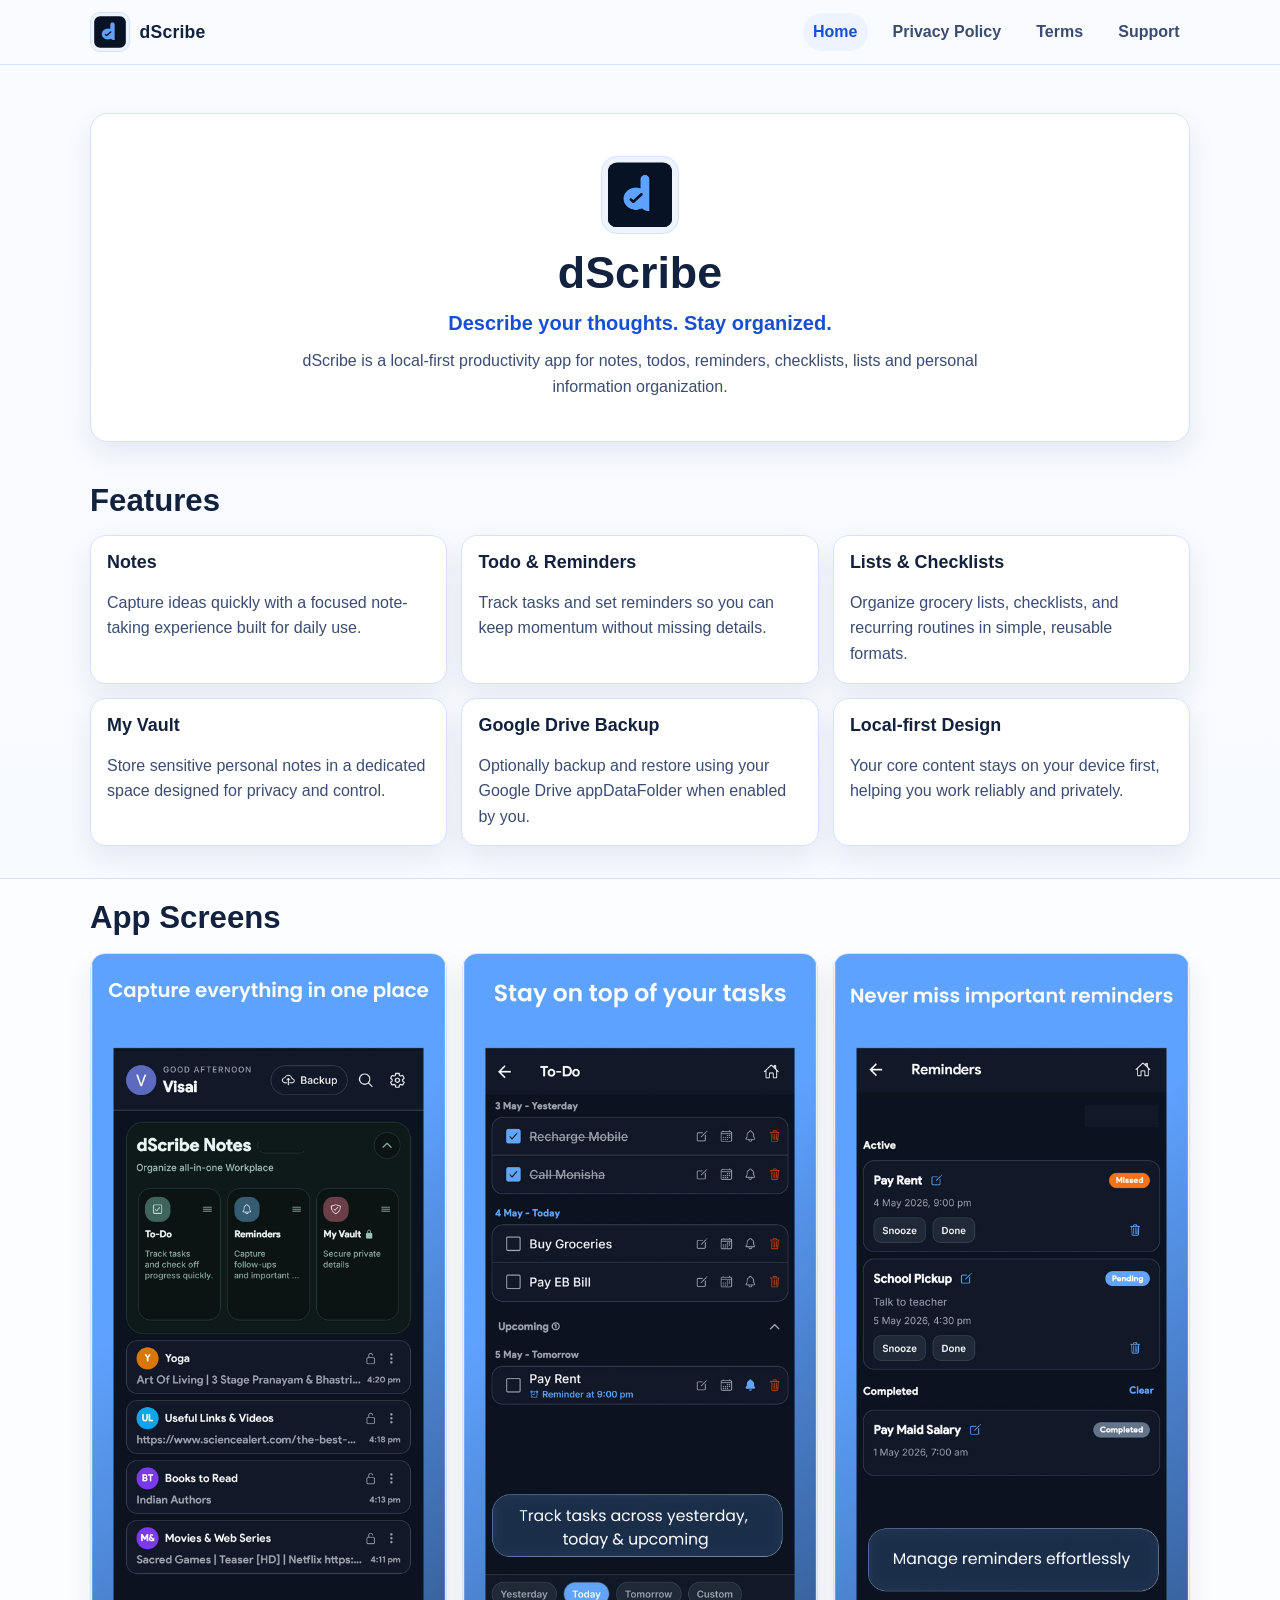
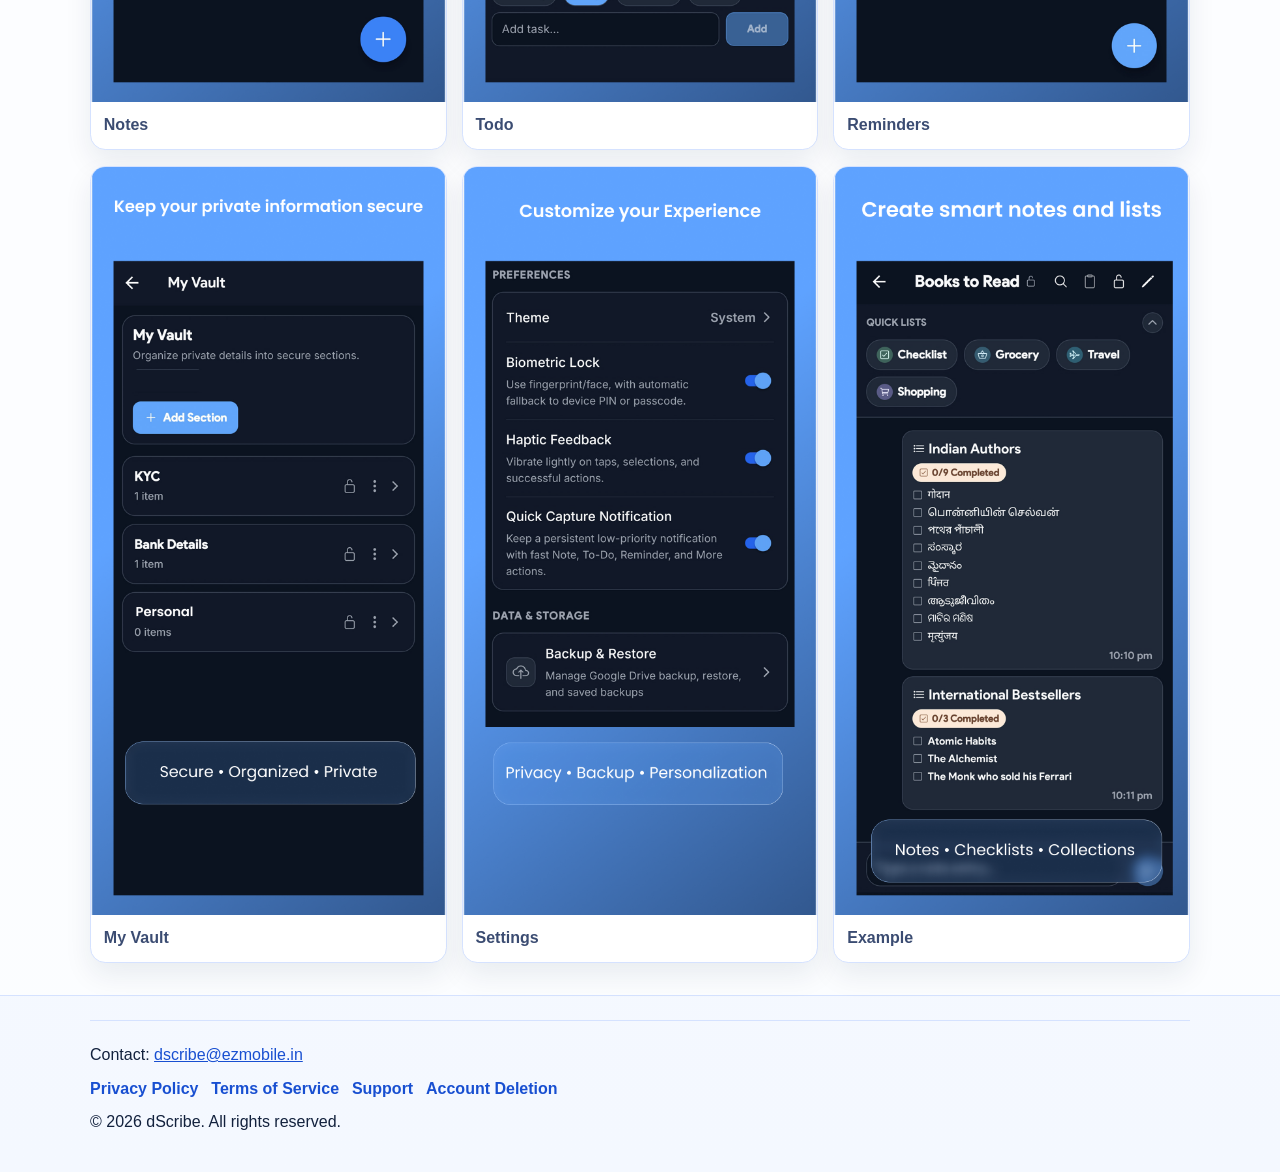
<file: index.html>
<!DOCTYPE html>
<html lang="en">
<head>
  <meta charset="UTF-8">
  <meta name="viewport" content="width=device-width, initial-scale=1">
  <title>dScribe | Describe your thoughts. Stay organized.</title>
  <meta name="description" content="dScribe is a local-first productivity app for notes, todos, reminders, checklists, lists, vault entries, and personal information organization.">
  <meta name="robots" content="index, follow">
  <meta name="theme-color" content="#1f64ff">
  <meta property="og:title" content="dScribe">
  <meta property="og:description" content="Describe your thoughts. Stay organized. Local-first notes, todo, reminders, and vault.">
  <meta property="og:type" content="website">
  <meta property="og:url" content="https://dscribeapp.com/">
  <meta property="og:image" content="https://dscribeapp.com/assets/logo.png">
  <link rel="icon" href="assets/favicon.ico" type="image/x-icon">
  <link rel="stylesheet" href="styles.css">
</head>
<body>
  <a class="skip-link" href="#main-content">Skip to content</a>
  <header class="site-header">
    <div class="container header-wrap">
      <a class="brand" href="index.html" aria-label="dScribe homepage">
        <!-- Replace with your final app logo at assets/logo.png -->
        <img src="assets/logo.png" alt="dScribe logo" class="brand-logo">
        <span class="brand-name">dScribe</span>
      </a>
      <nav aria-label="Primary navigation">
        <ul class="nav-list">
          <li><a href="index.html" aria-current="page">Home</a></li>
          <li><a href="privacy-policy.html">Privacy Policy</a></li>
          <li><a href="terms-of-service.html">Terms</a></li>
          <li><a href="support.html">Support</a></li>
        </ul>
      </nav>
    </div>
  </header>

  <main id="main-content">
    <section class="hero">
      <div class="container hero-card">
        <img src="assets/logo.png" alt="dScribe app logo" class="hero-logo">
        <h1>dScribe</h1>
        <p class="tagline">Describe your thoughts. Stay organized.</p>
        <p class="hero-text">
          dScribe is a local-first productivity app for notes, todos, reminders, checklists, lists and personal information organization.
        </p>
      </div>
    </section>

    <section class="section">
      <div class="container">
        <h2>Features</h2>
        <div class="card-grid">
          <article class="card">
            <h3>Notes</h3>
            <p>Capture ideas quickly with a focused note-taking experience built for daily use.</p>
          </article>
          <article class="card">
            <h3>Todo &amp; Reminders</h3>
            <p>Track tasks and set reminders so you can keep momentum without missing details.</p>
          </article>
          <article class="card">
            <h3>Lists &amp; Checklists</h3>
            <p>Organize grocery lists, checklists, and recurring routines in simple, reusable formats.</p>
          </article>
          <article class="card">
            <h3>My Vault</h3>
            <p>Store sensitive personal notes in a dedicated space designed for privacy and control.</p>
          </article>
          <article class="card">
            <h3>Google Drive Backup</h3>
            <p>Optionally backup and restore using your Google Drive appDataFolder when enabled by you.</p>
          </article>
          <article class="card">
            <h3>Local-first Design</h3>
            <p>Your core content stays on your device first, helping you work reliably and privately.</p>
          </article>
        </div>
      </div>
    </section>

    <section class="section section-alt">
      <div class="container">
        <h2>App Screens</h2>
        <div class="screenshot-grid">
          <figure class="screenshot-card">
            <!-- Replace with final screenshot at assets/screenshots/notes.png -->
            <img src="assets/screenshots/notes.png" alt="dScribe notes screen">
            <figcaption>Notes</figcaption>
          </figure>
          <figure class="screenshot-card">
            <!-- Replace with final screenshot at assets/screenshots/todo.png -->
            <img src="assets/screenshots/todo.png" alt="dScribe todo screen">
            <figcaption>Todo</figcaption>
          </figure>
          <figure class="screenshot-card">
            <!-- Replace with final screenshot at assets/screenshots/reminders.png -->
            <img src="assets/screenshots/reminders.png" alt="dScribe reminders screen">
            <figcaption>Reminders</figcaption>
          </figure>
          <figure class="screenshot-card">
            <!-- Replace with final screenshot at assets/screenshots/vault.png -->
            <img src="assets/screenshots/vault.png" alt="dScribe vault screen">
            <figcaption>My Vault</figcaption>
          </figure>
          <figure class="screenshot-card">
            <!-- Replace with final screenshot at assets/screenshots/settings.png -->
            <img src="assets/screenshots/settings.png" alt="dScribe settings screen">
            <figcaption>Settings</figcaption>
          </figure>
          <figure class="screenshot-card">
            <!-- Replace with final screenshot at assets/screenshots/example.png -->
            <img src="assets/screenshots/example.png" alt="dScribe example screen">
            <figcaption>Example</figcaption>
          </figure>
        </div>
      </div>
    </section>
  </main>

  <footer class="site-footer">
    <div class="container footer-wrap">
      <p>Contact: <a href="mailto:dscribe@ezmobile.in">dscribe@ezmobile.in</a></p>
      <ul class="footer-links">
        <li><a href="privacy-policy.html">Privacy Policy</a></li>
        <li><a href="terms-of-service.html">Terms of Service</a></li>
        <li><a href="support.html">Support</a></li>
        <li><a href="account-deletion.html">Account Deletion</a></li>
      </ul>
      <p>&copy; 2026 dScribe. All rights reserved.</p>
    </div>
  </footer>
</body>
</html>
</file>
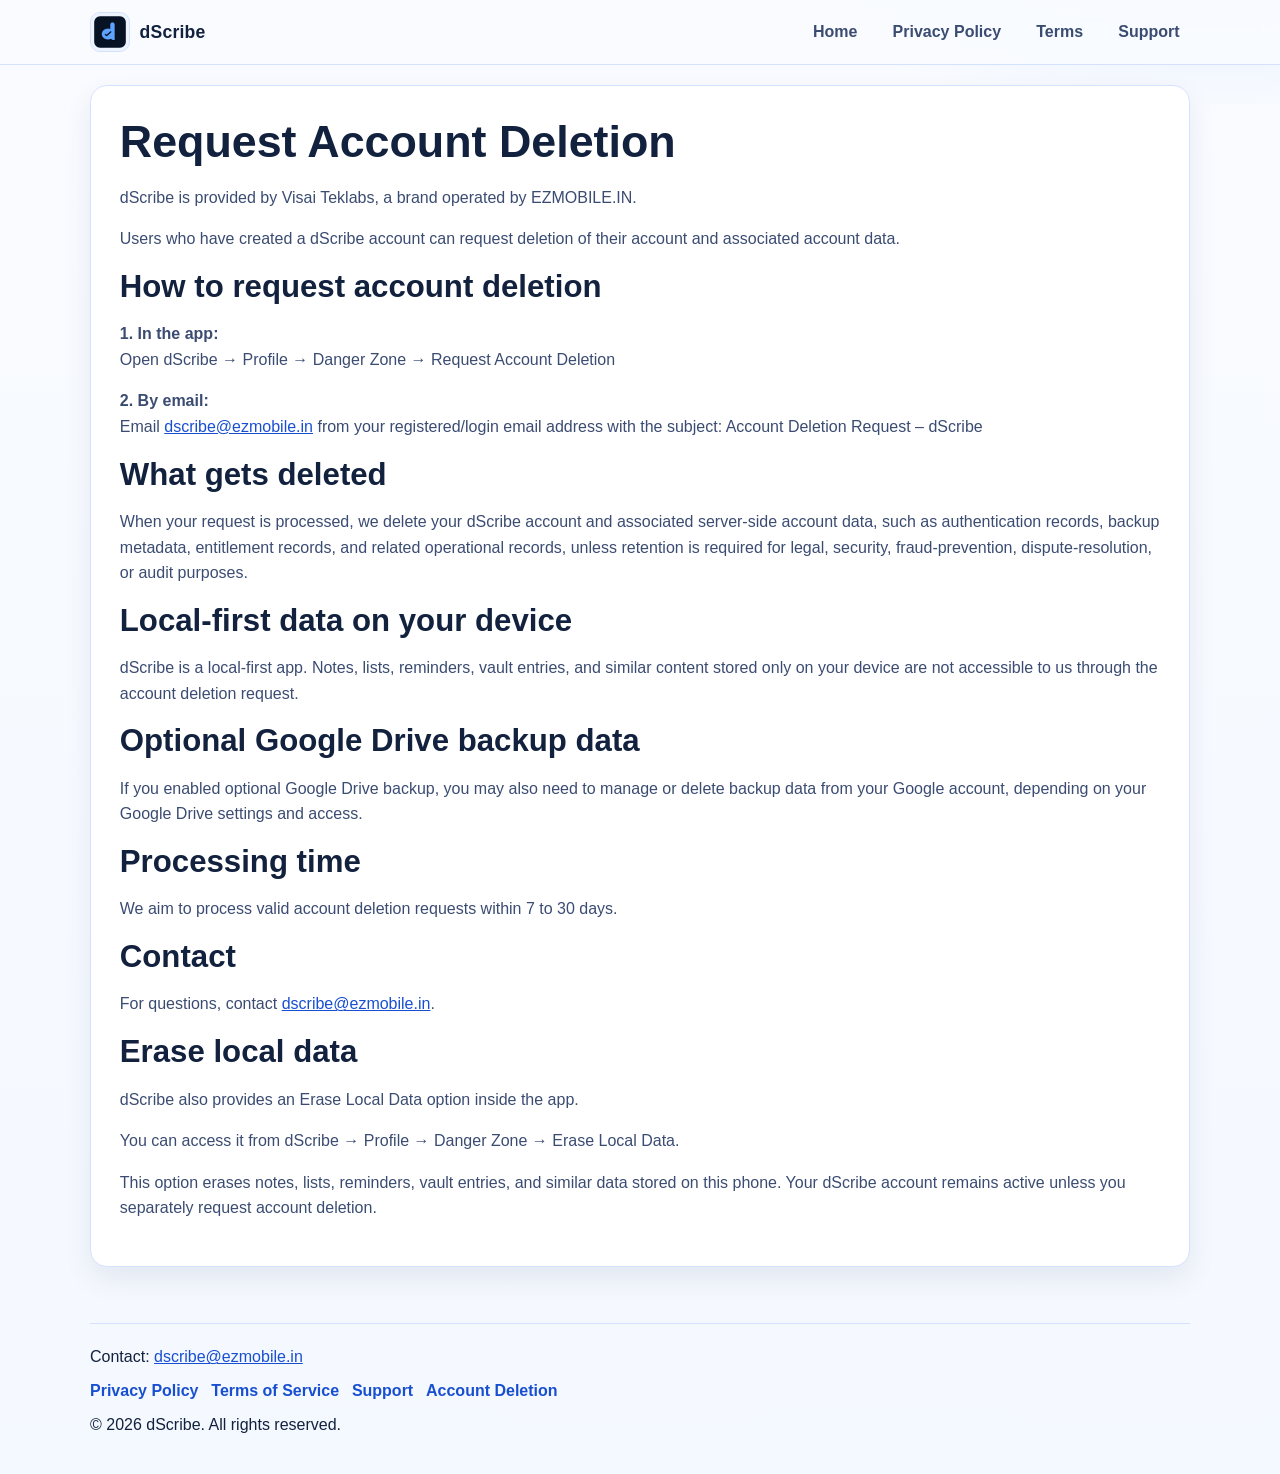
<file: account-deletion.html>
<!DOCTYPE html>
<html lang="en">
<head>
  <meta charset="UTF-8">
  <meta name="viewport" content="width=device-width, initial-scale=1">
  <title>Account Deletion &ndash; dScribe</title>
  <meta name="description" content="Request deletion of your dScribe account and associated account data.">
  <meta name="robots" content="index, follow">
  <meta name="theme-color" content="#1f64ff">
  <meta property="og:title" content="Account Deletion - dScribe">
  <meta property="og:description" content="Request deletion of your dScribe account and associated account data.">
  <meta property="og:type" content="article">
  <meta property="og:url" content="https://dscribeapp.com/account-deletion.html">
  <meta property="og:image" content="https://dscribeapp.com/assets/logo.png">
  <link rel="icon" href="assets/favicon.ico" type="image/x-icon">
  <link rel="stylesheet" href="styles.css">
</head>
<body>
  <a class="skip-link" href="#main-content">Skip to content</a>
  <header class="site-header">
    <div class="container header-wrap">
      <a class="brand" href="index.html" aria-label="dScribe homepage">
        <img src="assets/logo.png" alt="dScribe logo" class="brand-logo">
        <span class="brand-name">dScribe</span>
      </a>
      <nav aria-label="Primary navigation">
        <ul class="nav-list">
          <li><a href="index.html">Home</a></li>
          <li><a href="privacy-policy.html">Privacy Policy</a></li>
          <li><a href="terms-of-service.html">Terms</a></li>
          <li><a href="support.html">Support</a></li>
        </ul>
      </nav>
    </div>
  </header>

  <main id="main-content" class="section">
    <div class="container legal-content">
      <h1>Request Account Deletion</h1>
      <p>
        dScribe is provided by Visai Teklabs, a brand operated by EZMOBILE.IN.
      </p>
      <p>
        Users who have created a dScribe account can request deletion of their account and associated account data.
      </p>

      <h2>How to request account deletion</h2>
      <p><strong>1. In the app:</strong><br>Open dScribe &rarr; Profile &rarr; Danger Zone &rarr; Request Account Deletion</p>
      <p>
        <strong>2. By email:</strong><br>
        Email <a href="mailto:dscribe@ezmobile.in">dscribe@ezmobile.in</a> from your registered/login email address with the subject: Account Deletion Request &ndash; dScribe
      </p>

      <h2>What gets deleted</h2>
      <p>
        When your request is processed, we delete your dScribe account and associated server-side account data, such as authentication records, backup metadata, entitlement records, and related operational records, unless retention is required for legal, security, fraud-prevention, dispute-resolution, or audit purposes.
      </p>

      <h2>Local-first data on your device</h2>
      <p>
        dScribe is a local-first app. Notes, lists, reminders, vault entries, and similar content stored only on your device are not accessible to us through the account deletion request.
      </p>

      <h2>Optional Google Drive backup data</h2>
      <p>
        If you enabled optional Google Drive backup, you may also need to manage or delete backup data from your Google account, depending on your Google Drive settings and access.
      </p>

      <h2>Processing time</h2>
      <p>
        We aim to process valid account deletion requests within 7 to 30 days.
      </p>

      <h2>Contact</h2>
      <p>
        For questions, contact <a href="mailto:dscribe@ezmobile.in">dscribe@ezmobile.in</a>.
      </p>

      <h2>Erase local data</h2>
      <p>
        dScribe also provides an Erase Local Data option inside the app.
      </p>
      <p>
        You can access it from dScribe &rarr; Profile &rarr; Danger Zone &rarr; Erase Local Data.
      </p>
      <p>
        This option erases notes, lists, reminders, vault entries, and similar data stored on this phone. Your dScribe account remains active unless you separately request account deletion.
      </p>
    </div>
  </main>

  <footer class="site-footer">
    <div class="container footer-wrap">
      <p>Contact: <a href="mailto:dscribe@ezmobile.in">dscribe@ezmobile.in</a></p>
      <ul class="footer-links">
        <li><a href="privacy-policy.html">Privacy Policy</a></li>
        <li><a href="terms-of-service.html">Terms of Service</a></li>
        <li><a href="support.html">Support</a></li>
        <li><a href="account-deletion.html">Account Deletion</a></li>
      </ul>
      <p>&copy; 2026 dScribe. All rights reserved.</p>
    </div>
  </footer>
</body>
</html>
</file>
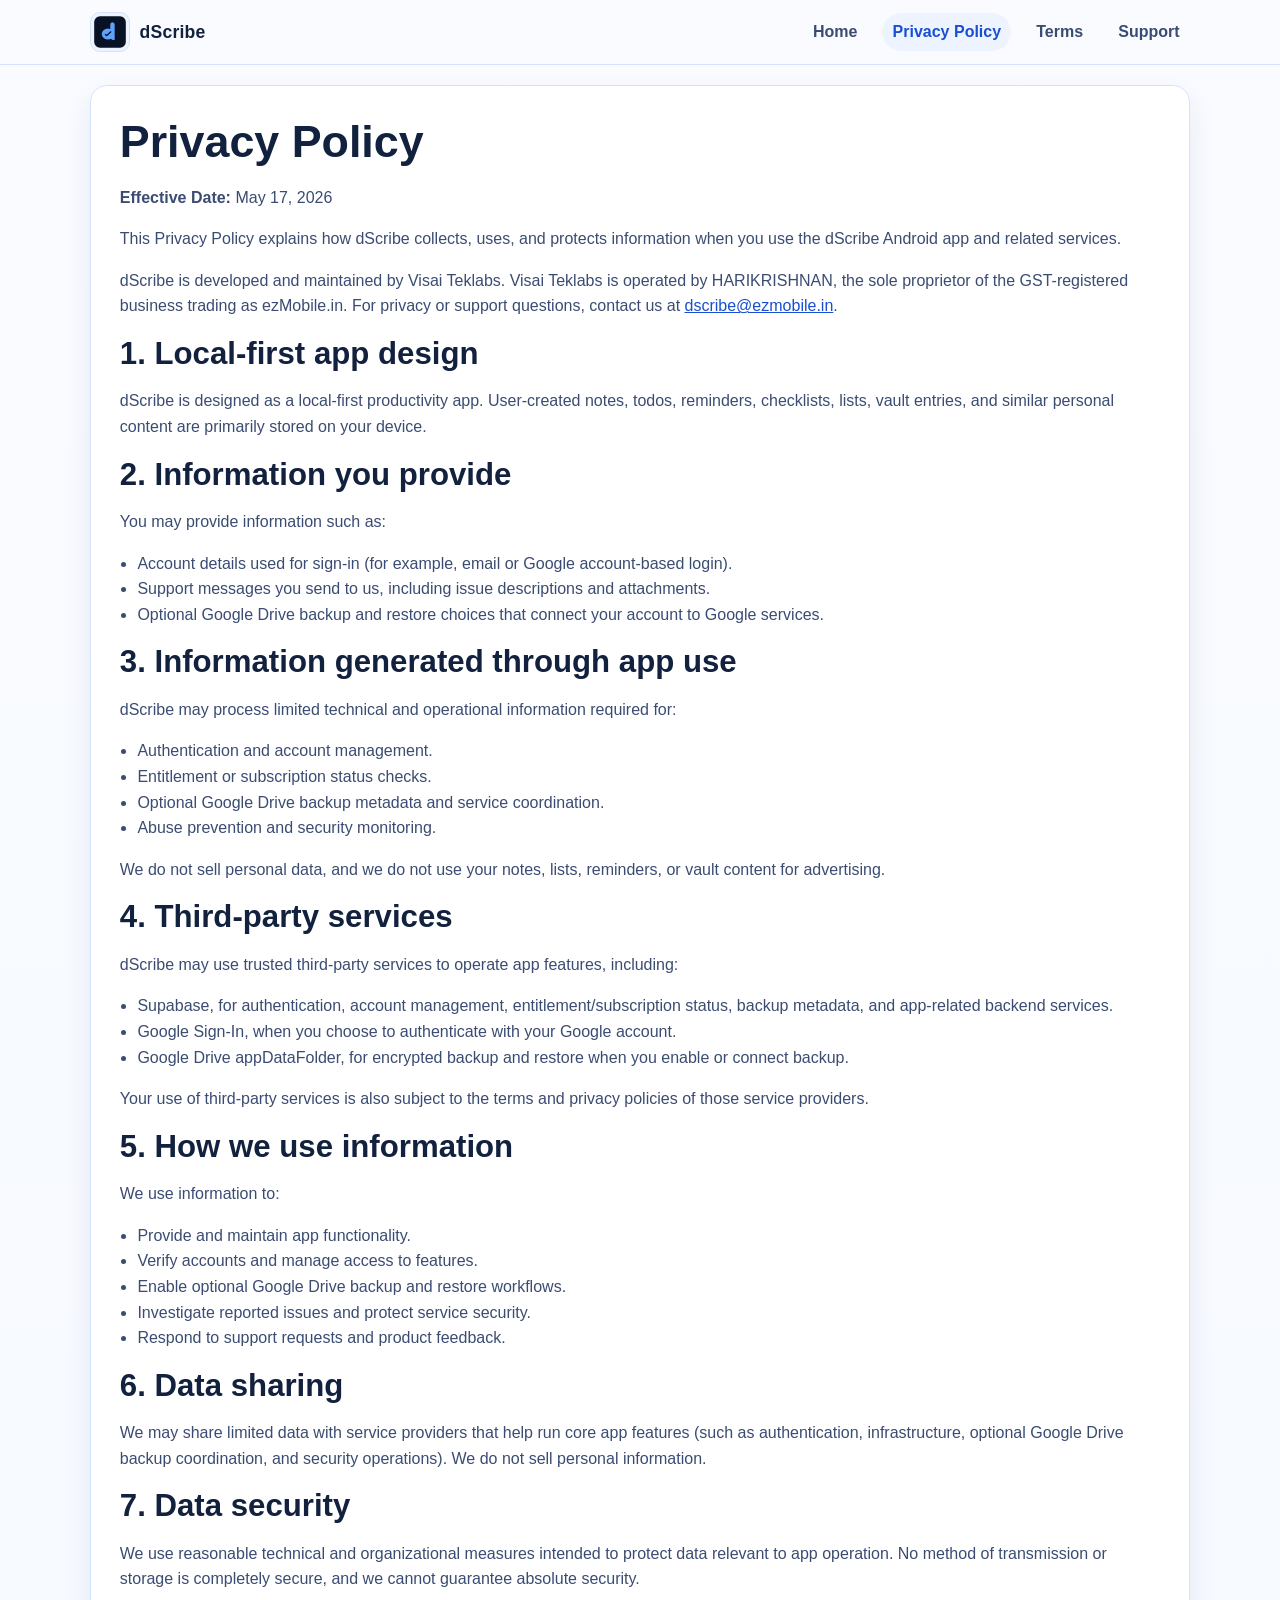
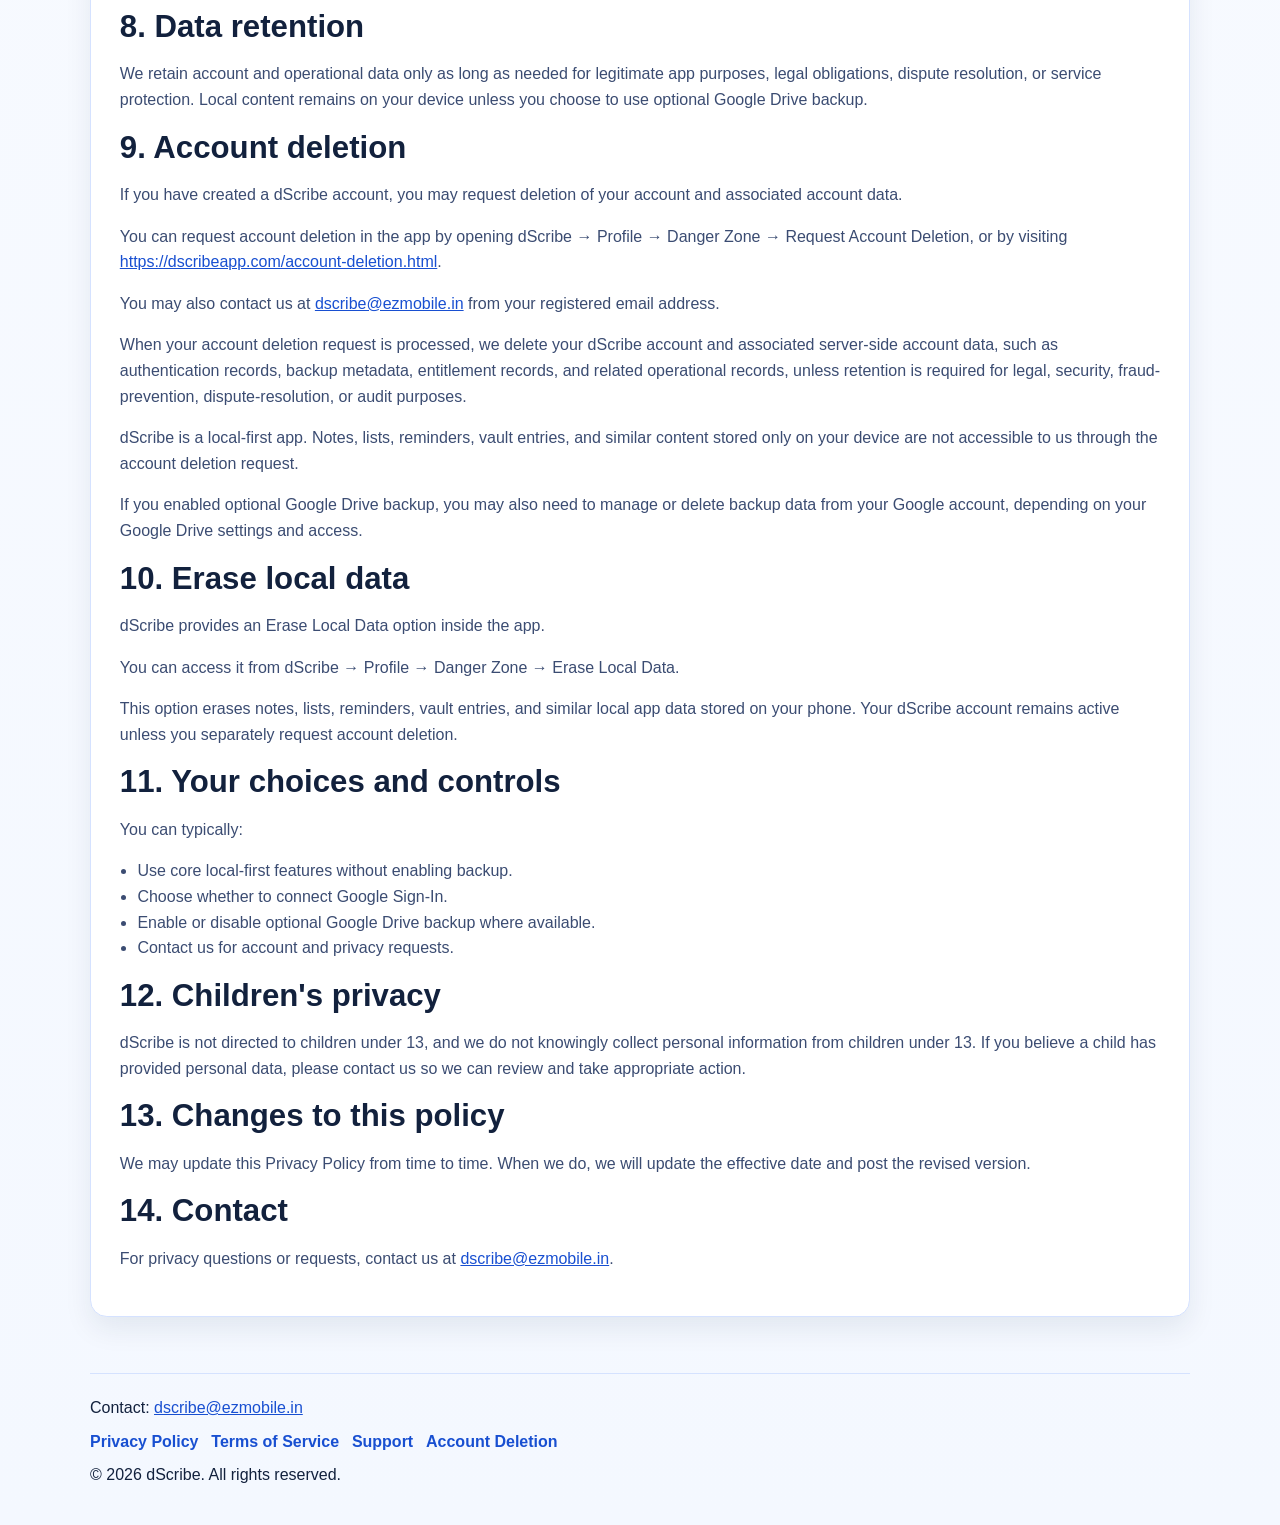
<file: privacy-policy.html>
<!DOCTYPE html>
<html lang="en">
<head>
  <meta charset="UTF-8">
  <meta name="viewport" content="width=device-width, initial-scale=1">
  <title>Privacy Policy | dScribe</title>
  <meta name="description" content="Privacy Policy for dScribe, a local-first productivity app for notes, todos, reminders, lists, and vault content.">
  <meta name="robots" content="index, follow">
  <meta name="theme-color" content="#1f64ff">
  <meta property="og:title" content="Privacy Policy | dScribe">
  <meta property="og:description" content="Learn how dScribe handles data, local storage, account services, and optional backup features.">
  <meta property="og:type" content="article">
  <meta property="og:url" content="https://dscribeapp.com/privacy-policy.html">
  <meta property="og:image" content="https://dscribeapp.com/assets/logo.png">
  <link rel="icon" href="assets/favicon.ico" type="image/x-icon">
  <link rel="stylesheet" href="styles.css">
</head>
<body>
  <a class="skip-link" href="#main-content">Skip to content</a>
  <header class="site-header">
    <div class="container header-wrap">
      <a class="brand" href="index.html" aria-label="dScribe homepage">
        <!-- Replace with your final app logo at assets/logo.png -->
        <img src="assets/logo.png" alt="dScribe logo" class="brand-logo">
        <span class="brand-name">dScribe</span>
      </a>
      <nav aria-label="Primary navigation">
        <ul class="nav-list">
          <li><a href="index.html">Home</a></li>
          <li><a href="privacy-policy.html" aria-current="page">Privacy Policy</a></li>
          <li><a href="terms-of-service.html">Terms</a></li>
          <li><a href="support.html">Support</a></li>
        </ul>
      </nav>
    </div>
  </header>

  <main id="main-content" class="section">
    <div class="container legal-content">
      <h1>Privacy Policy</h1>
      <p><strong>Effective Date:</strong> May 17, 2026</p>
      <p>
        This Privacy Policy explains how dScribe collects, uses, and protects information when you use the dScribe Android app and related services.
      </p>
      <p>
        dScribe is developed and maintained by Visai Teklabs. Visai Teklabs is operated by HARIKRISHNAN, the sole proprietor of the GST-registered business trading as ezMobile.in. 
        
        For privacy or support questions, contact us at <a href="mailto:dscribe@ezmobile.in">dscribe@ezmobile.in</a>.
      </p>

      <h2>1. Local-first app design</h2>
      <p>
        dScribe is designed as a local-first productivity app. User-created notes, todos, reminders, checklists, lists, vault entries, and similar personal content are primarily stored on your device.
      </p>

      <h2>2. Information you provide</h2>
      <p>You may provide information such as:</p>
      <ul>
        <li>Account details used for sign-in (for example, email or Google account-based login).</li>
        <li>Support messages you send to us, including issue descriptions and attachments.</li>
        <li>Optional Google Drive backup and restore choices that connect your account to Google services.</li>
      </ul>

      <h2>3. Information generated through app use</h2>
      <p>dScribe may process limited technical and operational information required for:</p>
      <ul>
        <li>Authentication and account management.</li>
        <li>Entitlement or subscription status checks.</li>
        <li>Optional Google Drive backup metadata and service coordination.</li>
        <li>Abuse prevention and security monitoring.</li>
      </ul>
      <p>
        We do not sell personal data, and we do not use your notes, lists, reminders, or vault content for advertising.
      </p>

      <h2>4. Third-party services</h2>
      <p>dScribe may use trusted third-party services to operate app features, including:</p>
      <ul>
        <li>Supabase, for authentication, account management, entitlement/subscription status, backup metadata, and app-related backend services.</li>
        <li>Google Sign-In, when you choose to authenticate with your Google account.</li>
        <li>Google Drive appDataFolder, for encrypted backup and restore when you enable or connect backup.</li>
      </ul>
      <p>
        Your use of third-party services is also subject to the terms and privacy policies of those service providers.
      </p>

      <h2>5. How we use information</h2>
      <p>We use information to:</p>
      <ul>
        <li>Provide and maintain app functionality.</li>
        <li>Verify accounts and manage access to features.</li>
        <li>Enable optional Google Drive backup and restore workflows.</li>
        <li>Investigate reported issues and protect service security.</li>
        <li>Respond to support requests and product feedback.</li>
      </ul>

      <h2>6. Data sharing</h2>
      <p>
        We may share limited data with service providers that help run core app features (such as authentication, infrastructure, optional Google Drive backup coordination, and security operations). We do not sell personal information.
      </p>

      <h2>7. Data security</h2>
      <p>
        We use reasonable technical and organizational measures intended to protect data relevant to app operation. No method of transmission or storage is completely secure, and we cannot guarantee absolute security.
      </p>

      <h2>8. Data retention</h2>
      <p>
        We retain account and operational data only as long as needed for legitimate app purposes, legal obligations, dispute resolution, or service protection. Local content remains on your device unless you choose to use optional Google Drive backup.
      </p>

      <h2>9. Account deletion</h2>
      <p>
        If you have created a dScribe account, you may request deletion of your account and associated account data.
      </p>
      <p>
        You can request account deletion in the app by opening dScribe &rarr; Profile &rarr; Danger Zone &rarr; Request Account Deletion, or by visiting <a href="https://dscribeapp.com/account-deletion.html">https://dscribeapp.com/account-deletion.html</a>.
      </p>
      <p>
        You may also contact us at <a href="mailto:dscribe@ezmobile.in">dscribe@ezmobile.in</a> from your registered email address.
      </p>
      <p>
        When your account deletion request is processed, we delete your dScribe account and associated server-side account data, such as authentication records, backup metadata, entitlement records, and related operational records, unless retention is required for legal, security, fraud-prevention, dispute-resolution, or audit purposes.
      </p>
      <p>
        dScribe is a local-first app. Notes, lists, reminders, vault entries, and similar content stored only on your device are not accessible to us through the account deletion request.
      </p>
      <p>
        If you enabled optional Google Drive backup, you may also need to manage or delete backup data from your Google account, depending on your Google Drive settings and access.
      </p>

      <h2>10. Erase local data</h2>
      <p>
        dScribe provides an Erase Local Data option inside the app.
      </p>
      <p>
        You can access it from dScribe &rarr; Profile &rarr; Danger Zone &rarr; Erase Local Data.
      </p>
      <p>
        This option erases notes, lists, reminders, vault entries, and similar local app data stored on your phone. Your dScribe account remains active unless you separately request account deletion.
      </p>

      <h2>11. Your choices and controls</h2>
      <p>You can typically:</p>
      <ul>
        <li>Use core local-first features without enabling backup.</li>
        <li>Choose whether to connect Google Sign-In.</li>
        <li>Enable or disable optional Google Drive backup where available.</li>
        <li>Contact us for account and privacy requests.</li>
      </ul>

      <h2>12. Children's privacy</h2>
      <p>
        dScribe is not directed to children under 13, and we do not knowingly collect personal information from children under 13. If you believe a child has provided personal data, please contact us so we can review and take appropriate action.
      </p>

      <h2>13. Changes to this policy</h2>
      <p>
        We may update this Privacy Policy from time to time. When we do, we will update the effective date and post the revised version.
      </p>

      <h2>14. Contact</h2>
      <p>
        For privacy questions or requests, contact us at <a href="mailto:dscribe@ezmobile.in">dscribe@ezmobile.in</a>.
      </p>
    </div>
  </main>

  <footer class="site-footer">
    <div class="container footer-wrap">
      <p>Contact: <a href="mailto:dscribe@ezmobile.in">dscribe@ezmobile.in</a></p>
      <ul class="footer-links">
        <li><a href="privacy-policy.html">Privacy Policy</a></li>
        <li><a href="terms-of-service.html">Terms of Service</a></li>
        <li><a href="support.html">Support</a></li>
        <li><a href="account-deletion.html">Account Deletion</a></li>
      </ul>
      <p>&copy; 2026 dScribe. All rights reserved.</p>
    </div>
  </footer>
</body>
</html>
</file>
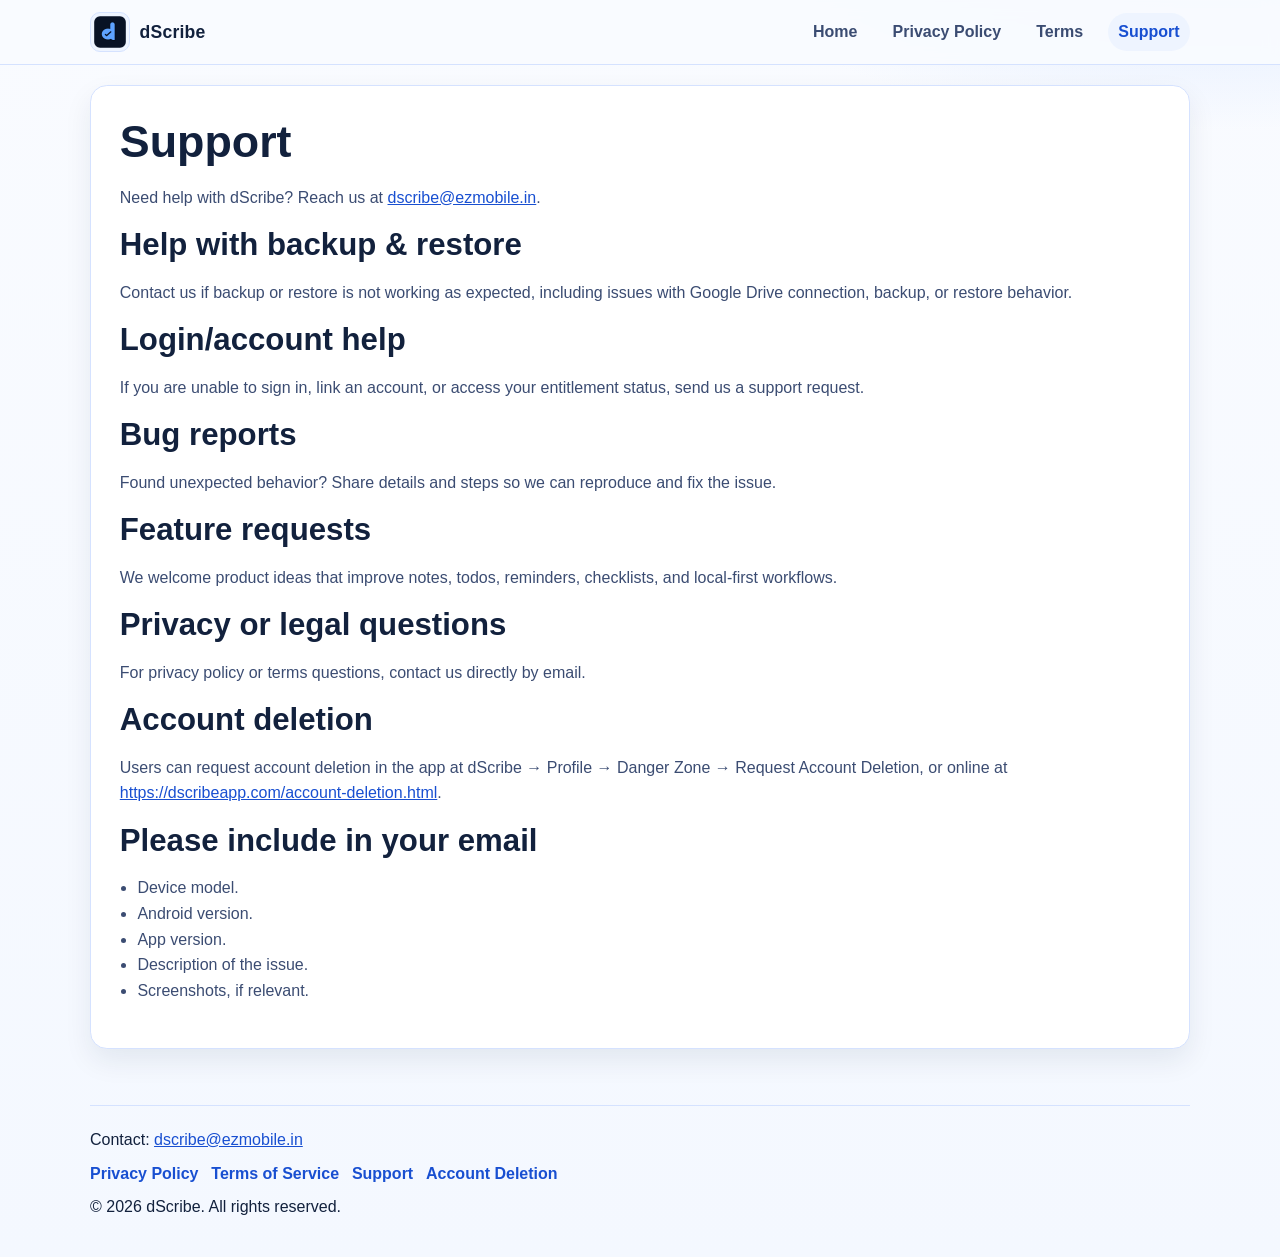
<file: support.html>
<!DOCTYPE html>
<html lang="en">
<head>
  <meta charset="UTF-8">
  <meta name="viewport" content="width=device-width, initial-scale=1">
  <title>Support | dScribe</title>
  <meta name="description" content="Contact dScribe support for backup and restore help, account issues, bug reports, feature requests, and legal questions.">
  <meta name="robots" content="index, follow">
  <meta name="theme-color" content="#1f64ff">
  <meta property="og:title" content="Support | dScribe">
  <meta property="og:description" content="Get help with dScribe: backup, login, bug reports, feature requests, and privacy questions.">
  <meta property="og:type" content="website">
  <meta property="og:url" content="https://dscribeapp.com/support.html">
  <meta property="og:image" content="https://dscribeapp.com/assets/logo.png">
  <link rel="icon" href="assets/favicon.ico" type="image/x-icon">
  <link rel="stylesheet" href="styles.css">
</head>
<body>
  <a class="skip-link" href="#main-content">Skip to content</a>
  <header class="site-header">
    <div class="container header-wrap">
      <a class="brand" href="index.html" aria-label="dScribe homepage">
        <!-- Replace with your final app logo at assets/logo.png -->
        <img src="assets/logo.png" alt="dScribe logo" class="brand-logo">
        <span class="brand-name">dScribe</span>
      </a>
      <nav aria-label="Primary navigation">
        <ul class="nav-list">
          <li><a href="index.html">Home</a></li>
          <li><a href="privacy-policy.html">Privacy Policy</a></li>
          <li><a href="terms-of-service.html">Terms</a></li>
          <li><a href="support.html" aria-current="page">Support</a></li>
        </ul>
      </nav>
    </div>
  </header>

  <main id="main-content" class="section">
    <div class="container legal-content">
      <h1>Support</h1>
      <p>
        Need help with dScribe? Reach us at <a href="mailto:dscribe@ezmobile.in">dscribe@ezmobile.in</a>.
      </p>

      <h2>Help with backup &amp; restore</h2>
      <p>
        Contact us if backup or restore is not working as expected, including issues with Google Drive connection, backup, or restore behavior.
      </p>

      <h2>Login/account help</h2>
      <p>
        If you are unable to sign in, link an account, or access your entitlement status, send us a support request.
      </p>

      <h2>Bug reports</h2>
      <p>
        Found unexpected behavior? Share details and steps so we can reproduce and fix the issue.
      </p>

      <h2>Feature requests</h2>
      <p>
        We welcome product ideas that improve notes, todos, reminders, checklists, and local-first workflows.
      </p>

      <h2>Privacy or legal questions</h2>
      <p>
        For privacy policy or terms questions, contact us directly by email.
      </p>

      <h2>Account deletion</h2>
      <p>
        Users can request account deletion in the app at dScribe &rarr; Profile &rarr; Danger Zone &rarr; Request Account Deletion, or online at <a href="https://dscribeapp.com/account-deletion.html">https://dscribeapp.com/account-deletion.html</a>.
      </p>

      <h2>Please include in your email</h2>
      <ul>
        <li>Device model.</li>
        <li>Android version.</li>
        <li>App version.</li>
        <li>Description of the issue.</li>
        <li>Screenshots, if relevant.</li>
      </ul>
    </div>
  </main>

  <footer class="site-footer">
    <div class="container footer-wrap">
      <p>Contact: <a href="mailto:dscribe@ezmobile.in">dscribe@ezmobile.in</a></p>
      <ul class="footer-links">
        <li><a href="privacy-policy.html">Privacy Policy</a></li>
        <li><a href="terms-of-service.html">Terms of Service</a></li>
        <li><a href="support.html">Support</a></li>
        <li><a href="account-deletion.html">Account Deletion</a></li>
      </ul>
      <p>&copy; 2026 dScribe. All rights reserved.</p>
    </div>
  </footer>
</body>
</html>
</file>
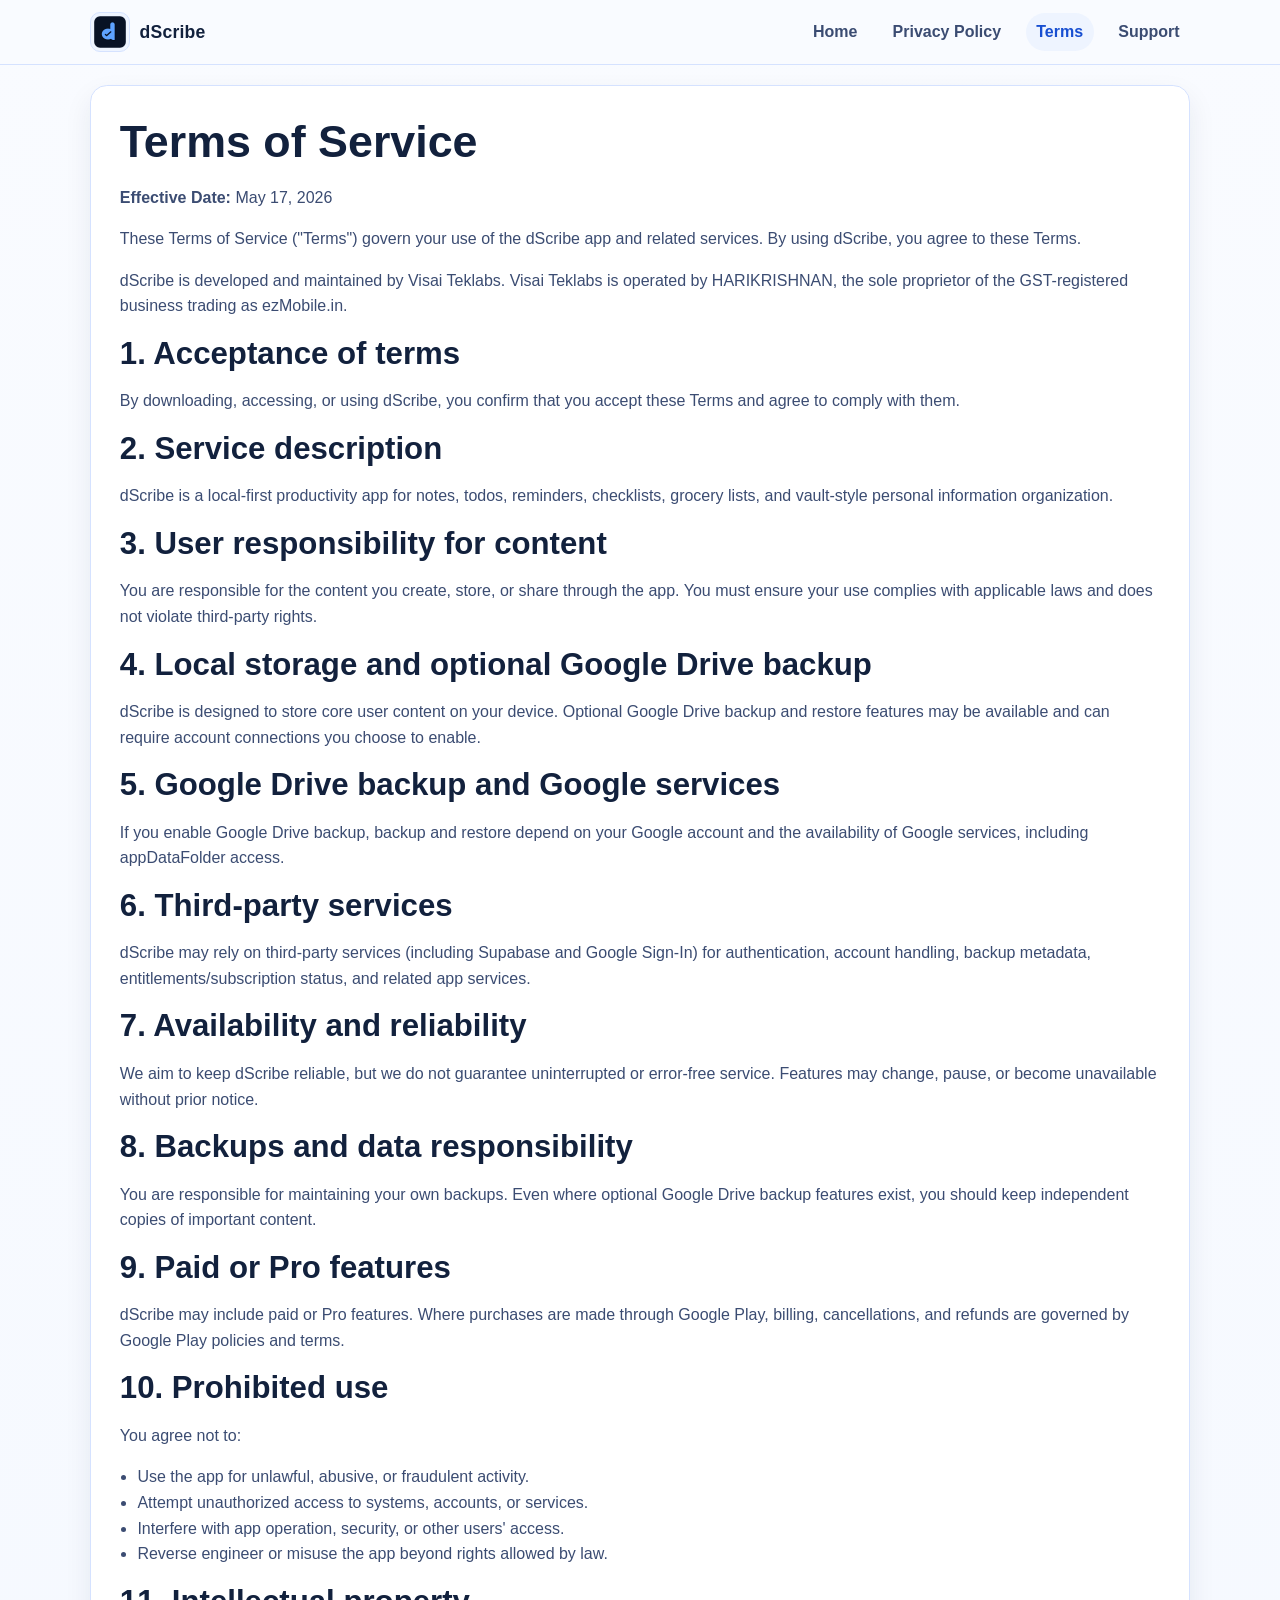
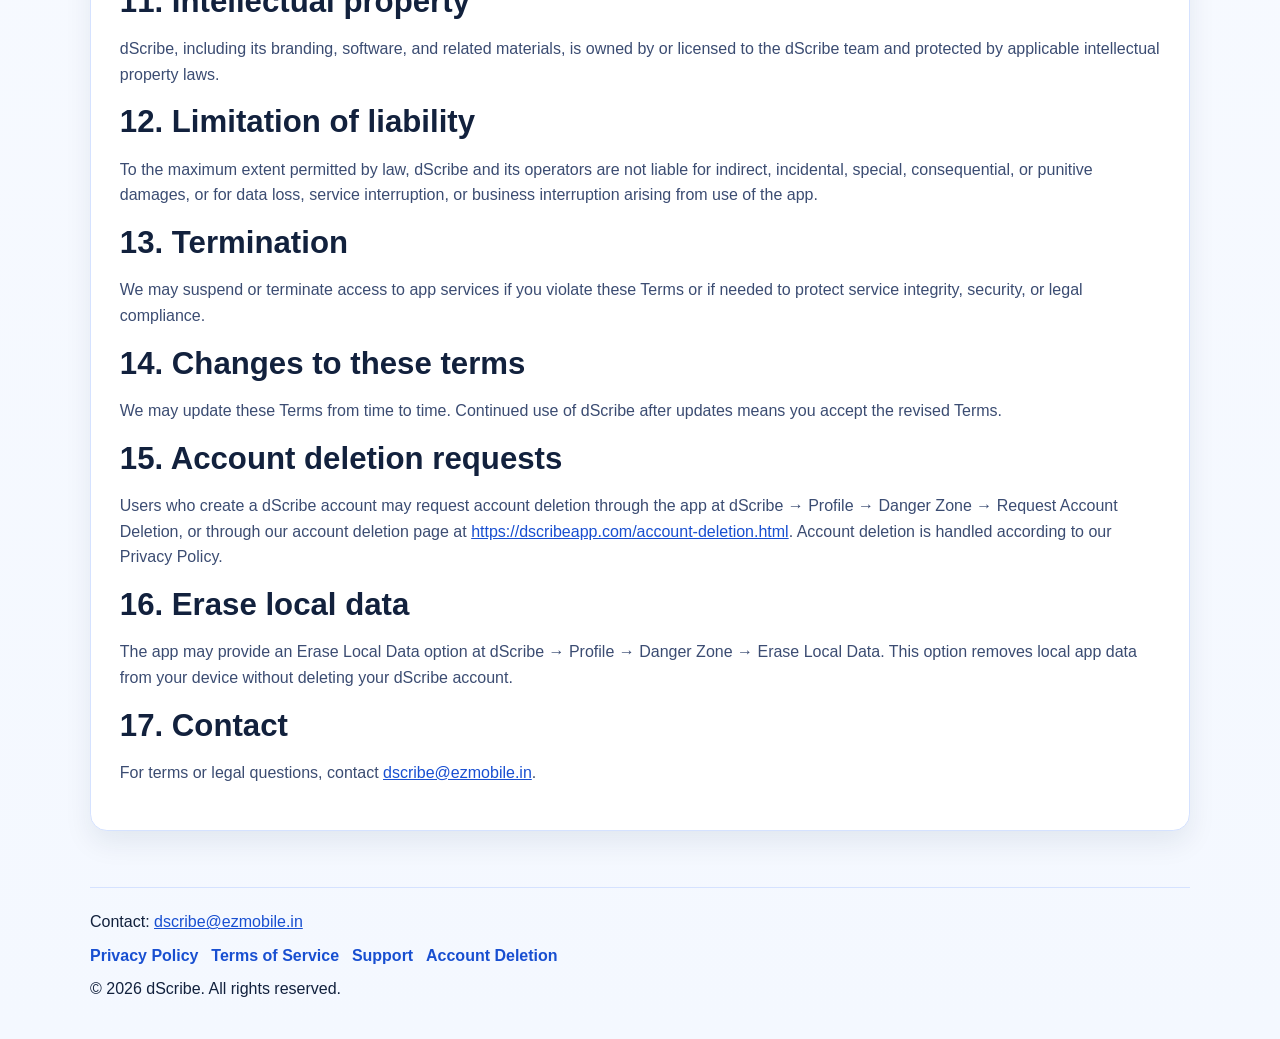
<file: terms-of-service.html>
<!DOCTYPE html>
<html lang="en">
<head>
  <meta charset="UTF-8">
  <meta name="viewport" content="width=device-width, initial-scale=1">
  <title>Terms of Service | dScribe</title>
  <meta name="description" content="Terms of Service for dScribe, including user responsibilities, backups, service availability, and paid feature terms.">
  <meta name="robots" content="index, follow">
  <meta name="theme-color" content="#1f64ff">
  <meta property="og:title" content="Terms of Service | dScribe">
  <meta property="og:description" content="Read the terms for using dScribe and related account, backup, and subscription features.">
  <meta property="og:type" content="article">
  <meta property="og:url" content="https://dscribeapp.com/terms-of-service.html">
  <meta property="og:image" content="https://dscribeapp.com/assets/logo.png">
  <link rel="icon" href="assets/favicon.ico" type="image/x-icon">
  <link rel="stylesheet" href="styles.css">
</head>
<body>
  <a class="skip-link" href="#main-content">Skip to content</a>
  <header class="site-header">
    <div class="container header-wrap">
      <a class="brand" href="index.html" aria-label="dScribe homepage">
        <!-- Replace with your final app logo at assets/logo.png -->
        <img src="assets/logo.png" alt="dScribe logo" class="brand-logo">
        <span class="brand-name">dScribe</span>
      </a>
      <nav aria-label="Primary navigation">
        <ul class="nav-list">
          <li><a href="index.html">Home</a></li>
          <li><a href="privacy-policy.html">Privacy Policy</a></li>
          <li><a href="terms-of-service.html" aria-current="page">Terms</a></li>
          <li><a href="support.html">Support</a></li>
        </ul>
      </nav>
    </div>
  </header>

  <main id="main-content" class="section">
    <div class="container legal-content">
      <h1>Terms of Service</h1>
      <p><strong>Effective Date:</strong> May 17, 2026</p>
      <p>
        These Terms of Service ("Terms") govern your use of the dScribe app and related services. By using dScribe, you agree to these Terms.
      </p>
      <p>
        dScribe is developed and maintained by Visai Teklabs. Visai Teklabs is operated by HARIKRISHNAN, the sole proprietor of the GST-registered business trading as ezMobile.in.
      </p>

      <h2>1. Acceptance of terms</h2>
      <p>
        By downloading, accessing, or using dScribe, you confirm that you accept these Terms and agree to comply with them.
      </p>

      <h2>2. Service description</h2>
      <p>
        dScribe is a local-first productivity app for notes, todos, reminders, checklists, grocery lists, and vault-style personal information organization.
      </p>

      <h2>3. User responsibility for content</h2>
      <p>
        You are responsible for the content you create, store, or share through the app. You must ensure your use complies with applicable laws and does not violate third-party rights.
      </p>

      <h2>4. Local storage and optional Google Drive backup</h2>
      <p>
        dScribe is designed to store core user content on your device. Optional Google Drive backup and restore features may be available and can require account connections you choose to enable.
      </p>

      <h2>5. Google Drive backup and Google services</h2>
      <p>
        If you enable Google Drive backup, backup and restore depend on your Google account and the availability of Google services, including appDataFolder access.
      </p>

      <h2>6. Third-party services</h2>
      <p>
        dScribe may rely on third-party services (including Supabase and Google Sign-In) for authentication, account handling, backup metadata, entitlements/subscription status, and related app services.
      </p>

      <h2>7. Availability and reliability</h2>
      <p>
        We aim to keep dScribe reliable, but we do not guarantee uninterrupted or error-free service. Features may change, pause, or become unavailable without prior notice.
      </p>

      <h2>8. Backups and data responsibility</h2>
      <p>
        You are responsible for maintaining your own backups. Even where optional Google Drive backup features exist, you should keep independent copies of important content.
      </p>

      <h2>9. Paid or Pro features</h2>
      <p>
        dScribe may include paid or Pro features. Where purchases are made through Google Play, billing, cancellations, and refunds are governed by Google Play policies and terms.
      </p>

      <h2>10. Prohibited use</h2>
      <p>You agree not to:</p>
      <ul>
        <li>Use the app for unlawful, abusive, or fraudulent activity.</li>
        <li>Attempt unauthorized access to systems, accounts, or services.</li>
        <li>Interfere with app operation, security, or other users' access.</li>
        <li>Reverse engineer or misuse the app beyond rights allowed by law.</li>
      </ul>

      <h2>11. Intellectual property</h2>
      <p>
        dScribe, including its branding, software, and related materials, is owned by or licensed to the dScribe team and protected by applicable intellectual property laws.
      </p>

      <h2>12. Limitation of liability</h2>
      <p>
        To the maximum extent permitted by law, dScribe and its operators are not liable for indirect, incidental, special, consequential, or punitive damages, or for data loss, service interruption, or business interruption arising from use of the app.
      </p>

      <h2>13. Termination</h2>
      <p>
        We may suspend or terminate access to app services if you violate these Terms or if needed to protect service integrity, security, or legal compliance.
      </p>

      <h2>14. Changes to these terms</h2>
      <p>
        We may update these Terms from time to time. Continued use of dScribe after updates means you accept the revised Terms.
      </p>

      <h2>15. Account deletion requests</h2>
      <p>
        Users who create a dScribe account may request account deletion through the app at dScribe &rarr; Profile &rarr; Danger Zone &rarr; Request Account Deletion, or through our account deletion page at <a href="https://dscribeapp.com/account-deletion.html">https://dscribeapp.com/account-deletion.html</a>. Account deletion is handled according to our Privacy Policy.
      </p>

      <h2>16. Erase local data</h2>
      <p>
        The app may provide an Erase Local Data option at dScribe &rarr; Profile &rarr; Danger Zone &rarr; Erase Local Data. This option removes local app data from your device without deleting your dScribe account.
      </p>

      <h2>17. Contact</h2>
      <p>
        For terms or legal questions, contact <a href="mailto:dscribe@ezmobile.in">dscribe@ezmobile.in</a>.
      </p>
    </div>
  </main>

  <footer class="site-footer">
    <div class="container footer-wrap">
      <p>Contact: <a href="mailto:dscribe@ezmobile.in">dscribe@ezmobile.in</a></p>
      <ul class="footer-links">
        <li><a href="privacy-policy.html">Privacy Policy</a></li>
        <li><a href="terms-of-service.html">Terms of Service</a></li>
        <li><a href="support.html">Support</a></li>
        <li><a href="account-deletion.html">Account Deletion</a></li>
      </ul>
      <p>&copy; 2026 dScribe. All rights reserved.</p>
    </div>
  </footer>
</body>
</html>
</file>
<file: styles.css>
:root {
  color-scheme: dark;
  --bg: #091224;
  --surface: #111d34;
  --surface-soft: #152541;
  --text: #e8efff;
  --text-soft: #b2c0df;
  --accent: #4f8dff;
  --accent-dark: #86b2ff;
  --border: #24385f;
  --shadow: 0 14px 30px rgba(0, 0, 0, 0.35);
  --header-bg: rgba(9, 18, 36, 0.9);
  --section-alt-bg: rgba(17, 29, 52, 0.6);
  --qr-bg: #0d1930;
  --disabled-bg: #263958;
  --disabled-text: #9aaed4;
  --disabled-border: #314972;
}

*,
*::before,
*::after {
  box-sizing: border-box;
}

html,
body {
  margin: 0;
  padding: 0;
}

body {
  font-family: "Segoe UI", "Avenir Next", "Trebuchet MS", sans-serif;
  color: var(--text);
  background:
    radial-gradient(1000px 420px at 95% -8%, #14356d 0%, transparent 55%),
    linear-gradient(180deg, #0b1630 0%, var(--bg) 100%);
  line-height: 1.6;
}

img {
  max-width: 100%;
  display: block;
}

a {
  color: var(--accent-dark);
}

a:hover,
a:focus-visible {
  color: var(--accent);
}

.skip-link {
  position: absolute;
  left: -9999px;
  top: auto;
  width: 1px;
  height: 1px;
  overflow: hidden;
}

.skip-link:focus {
  left: 1rem;
  top: 1rem;
  width: auto;
  height: auto;
  padding: 0.5rem 0.75rem;
  background: var(--surface);
  color: var(--text);
  border: 1px solid var(--border);
  border-radius: 0.5rem;
  z-index: 9999;
}

.container {
  width: min(1100px, calc(100% - 2rem));
  margin: 0 auto;
}

.site-header {
  position: sticky;
  top: 0;
  backdrop-filter: blur(8px);
  background: var(--header-bg);
  border-bottom: 1px solid var(--border);
  z-index: 100;
}

.header-wrap {
  display: flex;
  align-items: center;
  justify-content: space-between;
  gap: 1rem;
  padding: 0.75rem 0;
  flex-wrap: wrap;
}

.brand {
  display: inline-flex;
  align-items: center;
  gap: 0.6rem;
  text-decoration: none;
  color: var(--text);
}

.brand-logo {
  width: 40px;
  height: 40px;
  border-radius: 10px;
  border: 1px solid var(--border);
  background: var(--surface-soft);
  object-fit: contain;
  padding: 0.2rem;
}

.brand-name {
  font-size: 1.1rem;
  font-weight: 700;
  letter-spacing: 0.2px;
}

.nav-list {
  display: flex;
  align-items: center;
  gap: 0.9rem;
  margin: 0;
  padding: 0;
  list-style: none;
  flex-wrap: wrap;
}

.nav-list a {
  display: inline-block;
  text-decoration: none;
  color: var(--text-soft);
  font-weight: 600;
  padding: 0.4rem 0.65rem;
  border-radius: 999px;
}

.nav-list a[aria-current="page"] {
  background: var(--surface-soft);
  color: var(--accent-dark);
}

.hero {
  padding: 2.25rem 0 1.25rem;
}

.hero-card {
  background: var(--surface);
  border: 1px solid var(--border);
  border-radius: 1.1rem;
  padding: 2rem 1.2rem;
  box-shadow: var(--shadow);
  text-align: center;
}

.hero-logo {
  width: 78px;
  height: 78px;
  margin: 0 auto 0.8rem;
  border-radius: 16px;
  border: 1px solid var(--border);
  background: var(--surface-soft);
  object-fit: contain;
  padding: 0.35rem;
}

h1,
h2,
h3 {
  line-height: 1.2;
  margin-top: 0;
}

h1 {
  font-size: clamp(2rem, 5vw, 2.8rem);
  margin-bottom: 0.4rem;
}

h2 {
  font-size: clamp(1.45rem, 4vw, 1.95rem);
  margin-bottom: 1rem;
}

h3 {
  font-size: 1.12rem;
  margin-bottom: 0.5rem;
}

.tagline {
  font-size: clamp(1.05rem, 2.8vw, 1.25rem);
  color: var(--accent-dark);
  margin: 0.2rem 0 0.6rem;
  font-weight: 600;
}

.hero-text {
  max-width: 680px;
  margin: 0 auto;
  color: var(--text-soft);
}

.button-row {
  margin-top: 1.2rem;
  display: flex;
  justify-content: center;
  gap: 0.7rem;
  flex-wrap: wrap;
}

.btn {
  border-radius: 999px;
  padding: 0.64rem 1.05rem;
  font-weight: 700;
  text-decoration: none;
  border: 1px solid transparent;
}

.btn-primary {
  color: #ffffff;
  background: var(--accent);
}

.btn-primary:hover,
.btn-primary:focus-visible {
  background: var(--accent-dark);
  color: #ffffff;
}

.btn-secondary {
  background: var(--surface);
  color: var(--accent-dark);
  border-color: var(--border);
}

.btn-secondary:hover,
.btn-secondary:focus-visible {
  background: var(--surface-soft);
}

.btn-small {
  padding: 0.48rem 0.86rem;
  font-size: 0.92rem;
}

.section {
  padding: 1.25rem 0 2rem;
}

.section-alt {
  background: var(--section-alt-bg);
  border-top: 1px solid var(--border);
  border-bottom: 1px solid var(--border);
}

.card-grid {
  display: grid;
  gap: 0.9rem;
  grid-template-columns: 1fr;
}

.card {
  background: var(--surface);
  border: 1px solid var(--border);
  border-radius: 0.95rem;
  padding: 1rem;
  box-shadow: var(--shadow);
}

.card p {
  margin-bottom: 0;
  color: var(--text-soft);
}

.store-grid {
  display: grid;
  gap: 0.95rem;
  grid-template-columns: 1fr;
}

.hero-store-wrap {
  margin-top: 1.35rem;
  border-top: 1px solid var(--border);
  padding-top: 1rem;
}

.hero-store-title {
  font-size: 1.05rem;
  margin-bottom: 0.8rem;
  color: var(--text-soft);
}

.hero-store-grid .store-card {
  display: flex;
  flex-direction: column;
  justify-content: flex-start;
  align-items: center;
  text-align: center;
  padding: 0.9rem;
  min-height: 304px;
}

.store-card {
  background: var(--surface);
  border: 1px solid var(--border);
  border-radius: 0.95rem;
  padding: 1rem;
  box-shadow: var(--shadow);
}

.store-card p {
  margin: 0.35rem 0;
  color: var(--text-soft);
}

.btn-disabled {
  display: inline-block;
  background: var(--disabled-bg);
  color: var(--disabled-text);
  border-color: var(--disabled-border);
  cursor: not-allowed;
}

.qr-figure {
  margin: 0.8rem 0 0;
}

.qr-code {
  width: 104px;
  height: 104px;
  border: 1px solid var(--border);
  border-radius: 0.8rem;
  background: transparent;
  filter: brightness(0) invert(1);
  margin: 0 auto;
}

.qr-figure figcaption {
  margin-top: 0.45rem;
  font-size: 0.85rem;
  color: var(--text-soft);
}

.store-note {
  font-size: 0.93rem;
}

.screenshot-grid {
  display: grid;
  gap: 0.95rem;
  grid-template-columns: 1fr;
}

.screenshot-card {
  margin: 0;
  background: var(--surface);
  border: 1px solid var(--border);
  border-radius: 0.95rem;
  overflow: hidden;
  box-shadow: var(--shadow);
}

.screenshot-card img {
  width: 100%;
  aspect-ratio: 9 / 19;
  object-fit: cover;
  background: linear-gradient(180deg, #f8fbff 0%, #e6f0ff 100%);
}

.screenshot-card figcaption {
  padding: 0.6rem 0.8rem 0.75rem;
  font-weight: 600;
  color: var(--text-soft);
}

.legal-content {
  background: var(--surface);
  border: 1px solid var(--border);
  border-radius: 1.05rem;
  box-shadow: var(--shadow);
  padding: 1.4rem 1.05rem;
}

.legal-content p,
.legal-content li {
  color: var(--text-soft);
}

.legal-content ul {
  padding-left: 1.1rem;
}

.site-footer {
  padding: 1.5rem 0 2rem;
}

.footer-wrap {
  border-top: 1px solid var(--border);
  padding-top: 1rem;
}

.footer-wrap p {
  margin: 0.3rem 0;
}

.footer-links {
  list-style: none;
  margin: 0.5rem 0;
  padding: 0;
  display: flex;
  gap: 0.8rem;
  flex-wrap: wrap;
}

.footer-links a {
  text-decoration: none;
  font-weight: 600;
}

@media (prefers-color-scheme: light) {
  :root {
    color-scheme: light;
    --bg: #f4f8ff;
    --surface: #ffffff;
    --surface-soft: #eef4ff;
    --text: #12213d;
    --text-soft: #3b4c72;
    --accent: #1f64ff;
    --accent-dark: #184fd1;
    --border: #d5e2ff;
    --shadow: 0 12px 28px rgba(18, 33, 61, 0.08);
    --header-bg: rgba(249, 251, 255, 0.92);
    --section-alt-bg: rgba(255, 255, 255, 0.7);
    --qr-bg: #ffffff;
    --disabled-bg: #e9edf7;
    --disabled-text: #5f6f94;
    --disabled-border: #d6dfef;
  }

  body {
    background:
      radial-gradient(1000px 420px at 95% -8%, #d8e6ff 0%, transparent 55%),
      linear-gradient(180deg, #f9fbff 0%, var(--bg) 100%);
  }

  .qr-code {
    filter: none;
  }
}

@media (min-width: 740px) {
  .hero {
    padding-top: 3rem;
  }

  .hero-card {
    padding: 2.6rem 2rem;
  }

  .card-grid {
    grid-template-columns: repeat(2, minmax(0, 1fr));
  }

  .store-grid {
    grid-template-columns: repeat(2, minmax(0, 1fr));
  }

  .screenshot-grid {
    grid-template-columns: repeat(3, minmax(0, 1fr));
  }

  .legal-content {
    padding: 1.8rem;
  }
}

@media (min-width: 1024px) {
  .card-grid {
    grid-template-columns: repeat(3, minmax(0, 1fr));
  }
}

@media (max-width: 739px) {
  .header-wrap {
    align-items: flex-start;
  }

  .site-header nav {
    width: 100%;
  }

  .nav-list {
    width: 100%;
    justify-content: flex-start;
    gap: 0.5rem;
  }

  .nav-list a {
    font-size: 0.95rem;
    padding: 0.34rem 0.55rem;
  }

  .hero-card {
    padding: 1.5rem 0.95rem;
  }

  .button-row .btn {
    width: 100%;
    max-width: 320px;
    text-align: center;
  }

  .hero-store-grid .store-card {
    min-height: 0;
    padding: 0.85rem;
  }
}

@media (min-width: 560px) and (max-width: 739px) {
  .screenshot-grid {
    grid-template-columns: repeat(2, minmax(0, 1fr));
  }
}
</file>
